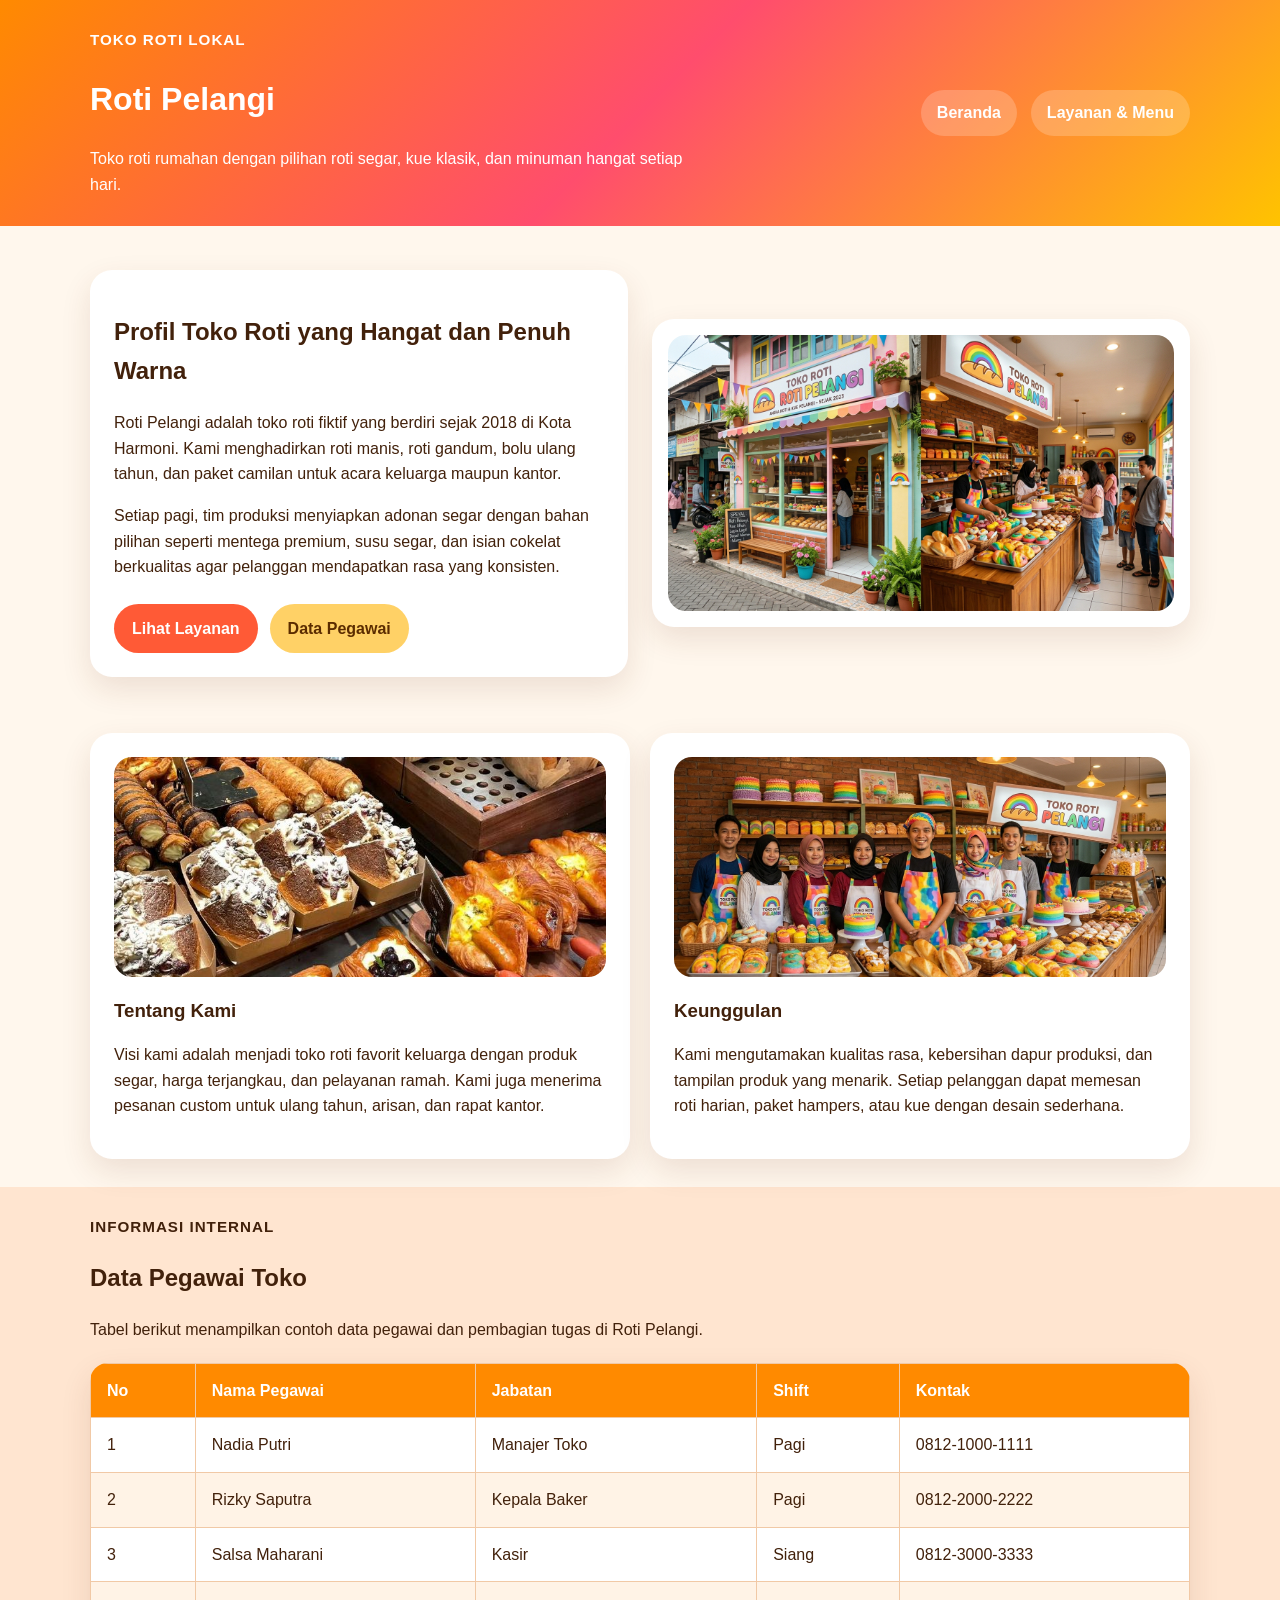
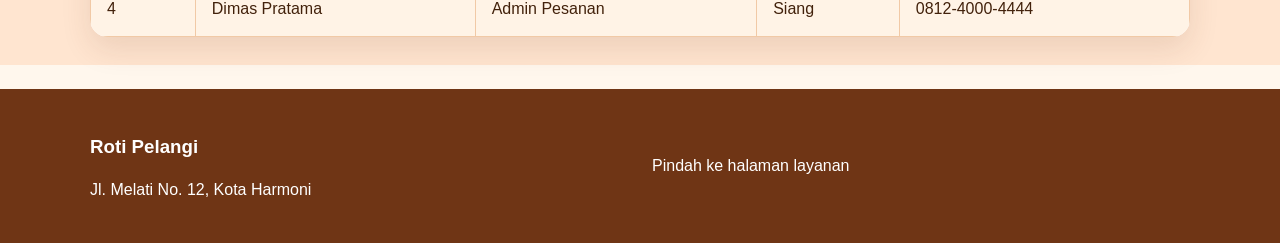
<file: index.html>
<!DOCTYPE html>
<html lang="id">
<head>
  <meta charset="UTF-8">
  <meta name="viewport" content="width=device-width, initial-scale=1.0">
  <title>Roti Pelangi - Profil Toko Roti</title>
  <link rel="stylesheet" href="style.css">
  <style>
* {
  box-sizing: border-box;
}

body {
  margin: 0;
  font-family: Arial, Helvetica, sans-serif;
  line-height: 1.6;
  color: #42210b;
  background: #fff7ed;
}

img {
  display: block;
  width: 100%;
  border-radius: 18px;
}

a {
  color: inherit;
  text-decoration: none;
}

.container {
  width: min(1100px, calc(100% - 32px));
  margin: 0 auto;
}

.site-header {
  background: linear-gradient(135deg, #ff8a00, #ff4d6d, #ffc300);
  color: #ffffff;
  padding: 28px 0;
}

.header-inner {
  display: flex;
  justify-content: space-between;
  align-items: center;
  gap: 20px;
  flex-wrap: wrap;
}

.eyebrow {
  margin: 0 0 8px;
  font-size: 0.95rem;
  letter-spacing: 1px;
  text-transform: uppercase;
  font-weight: 700;
}

.tagline {
  max-width: 600px;
  margin: 0;
}

.site-nav {
  display: flex;
  gap: 14px;
  flex-wrap: wrap;
}

.site-nav a {
  background: rgba(255, 255, 255, 0.2);
  padding: 10px 16px;
  border-radius: 999px;
  font-weight: 700;
}

.hero {
  padding: 44px 0 28px;
}

.hero-grid,
.two-column,
.schedule-box,
.footer-inner {
  display: grid;
  gap: 24px;
  align-items: center;
}

.hero-grid,
.two-column {
  grid-template-columns: repeat(2, minmax(0, 1fr));
}

.hero-text,
.card,
.menu-card,
.feature-box,
.schedule-box {
  background: #ffffff;
  border-radius: 22px;
  padding: 24px;
  box-shadow: 0 12px 30px rgba(111, 53, 21, 0.12);
}

.image-card {
  background: #ffffff;
  padding: 16px;
  border-radius: 22px;
  box-shadow: 0 12px 30px rgba(111, 53, 21, 0.12);
}

.button-row {
  display: flex;
  gap: 12px;
  flex-wrap: wrap;
  margin-top: 24px;
}

.button-primary,
.button-secondary {
  display: inline-block;
  padding: 12px 18px;
  border-radius: 999px;
  font-weight: 700;
}

.button-primary {
  background: #ff5a36;
  color: #ffffff;
}

.button-secondary {
  background: #ffd166;
  color: #5b2c00;
}

.section-block {
  padding: 28px 0;
}

.alt-section {
  background: #ffe5d0;
}

.info-grid,
.menu-grid,
.feature-list {
  display: grid;
  gap: 20px;
}

.info-grid {
  grid-template-columns: repeat(2, minmax(0, 1fr));
}

.menu-grid {
  grid-template-columns: repeat(4, minmax(0, 1fr));
}

.feature-list {
  grid-template-columns: repeat(3, minmax(0, 1fr));
  margin-top: 20px;
}

.card h3,
.menu-card h3,
.feature-box h3,
.site-footer h3 {
  margin-bottom: 8px;
}

.card img {
  height: 220px;
  object-fit: cover;
  margin-bottom: 16px;
}

.image-card img {
  width: 100%;
  max-height: 380px;
  object-fit: cover;
}

.tall-image img {
  min-height: 360px;
  max-height: 480px;
  object-fit: cover;
}

.section-heading {
  margin-bottom: 20px;
}

.table-wrapper {
  overflow-x: auto;
  background: #ffffff;
  border-radius: 18px;
  box-shadow: 0 12px 30px rgba(111, 53, 21, 0.12);
}

table {
  width: 100%;
  border-collapse: collapse;
}

th,
td {
  padding: 14px 16px;
  border: 1px solid #f1c9a6;
  text-align: left;
}

th {
  background: #ff8a00;
  color: #ffffff;
}

tbody tr:nth-child(even) {
  background: #fff3e6;
}

.schedule-box {
  grid-template-columns: 1.4fr 0.6fr;
  background: linear-gradient(135deg, #fff0d9, #ffd6a5);
}

.site-footer {
  background: #6f3515;
  color: #ffffff;
  padding: 24px 0;
  margin-top: 24px;
}

.footer-inner {
  grid-template-columns: repeat(2, minmax(0, 1fr));
}

@media (max-width: 900px) {
  .hero-grid,
  .two-column,
  .info-grid,
  .menu-grid,
  .feature-list,
  .schedule-box,
  .footer-inner {
    grid-template-columns: 1fr;
  }
}

@media (max-width: 640px) {
  .site-nav {
    width: 100%;
  }

  .site-nav a,
  .button-primary,
  .button-secondary {
    width: 100%;
    text-align: center;
  }
}
  </style>
</head>
<body>
  <header class="site-header">
    <div class="container header-inner">
      <div>
        <p class="eyebrow">Toko Roti Lokal</p>
        <h1>Roti Pelangi</h1>
        <p class="tagline">Toko roti rumahan dengan pilihan roti segar, kue klasik, dan minuman hangat setiap hari.</p>
      </div>
      <nav class="site-nav">
        <a href="index.html">Beranda</a>
        <a href="profil-layanan.html">Layanan &amp; Menu</a>
      </nav>
    </div>
  </header>

  <main>
    <section class="hero">
      <div class="container hero-grid">
        <div class="hero-text">
          <h2>Profil Toko Roti yang Hangat dan Penuh Warna</h2>
          <p>Roti Pelangi adalah toko roti fiktif yang berdiri sejak 2018 di Kota Harmoni. Kami menghadirkan roti manis, roti gandum, bolu ulang tahun, dan paket camilan untuk acara keluarga maupun kantor.</p>
          <p>Setiap pagi, tim produksi menyiapkan adonan segar dengan bahan pilihan seperti mentega premium, susu segar, dan isian cokelat berkualitas agar pelanggan mendapatkan rasa yang konsisten.</p>
          <div class="button-row">
            <a class="button-primary" href="profil-layanan.html">Lihat Layanan</a>
            <a class="button-secondary" href="#pegawai">Data Pegawai</a>
          </div>
        </div>
        <div class="image-card">
          <img src="hero.jpg" alt="Ilustrasi toko roti Roti Pelangi">
        </div>
      </div>
    </section>

    <section class="section-block">
      <div class="container info-grid">
        <article class="card">
          <img src="aneka roti.jpeg" alt="Aneka roti dan pastry warna-warni">
          <h3>Tentang Kami</h3>
          <p>Visi kami adalah menjadi toko roti favorit keluarga dengan produk segar, harga terjangkau, dan pelayanan ramah. Kami juga menerima pesanan custom untuk ulang tahun, arisan, dan rapat kantor.</p>
        </article>
        <article class="card">
          <img src="tim.jpg" alt="Tim pegawai toko roti">
          <h3>Keunggulan</h3>
          <p>Kami mengutamakan kualitas rasa, kebersihan dapur produksi, dan tampilan produk yang menarik. Setiap pelanggan dapat memesan roti harian, paket hampers, atau kue dengan desain sederhana.</p>
        </article>
      </div>
    </section>

    <section class="section-block alt-section" id="pegawai">
      <div class="container">
        <div class="section-heading">
          <p class="eyebrow">Informasi Internal</p>
          <h2>Data Pegawai Toko</h2>
          <p>Tabel berikut menampilkan contoh data pegawai dan pembagian tugas di Roti Pelangi.</p>
        </div>

        <div class="table-wrapper">
          <table>
            <thead>
              <tr>
                <th>No</th>
                <th>Nama Pegawai</th>
                <th>Jabatan</th>
                <th>Shift</th>
                <th>Kontak</th>
              </tr>
            </thead>
            <tbody>
              <tr>
                <td>1</td>
                <td>Nadia Putri</td>
                <td>Manajer Toko</td>
                <td>Pagi</td>
                <td>0812-1000-1111</td>
              </tr>
              <tr>
                <td>2</td>
                <td>Rizky Saputra</td>
                <td>Kepala Baker</td>
                <td>Pagi</td>
                <td>0812-2000-2222</td>
              </tr>
              <tr>
                <td>3</td>
                <td>Salsa Maharani</td>
                <td>Kasir</td>
                <td>Siang</td>
                <td>0812-3000-3333</td>
              </tr>
              <tr>
                <td>4</td>
                <td>Dimas Pratama</td>
                <td>Admin Pesanan</td>
                <td>Siang</td>
                <td>0812-4000-4444</td>
              </tr>
            </tbody>
          </table>
        </div>
      </div>
    </section>
  </main>

  <footer class="site-footer">
    <div class="container footer-inner">
      <div>
        <h3>Roti Pelangi</h3>
        <p>Jl. Melati No. 12, Kota Harmoni</p>
      </div>
      <a href="profil-layanan.html">Pindah ke halaman layanan</a>
    </div>
  </footer>
</body>
</html>
</file>
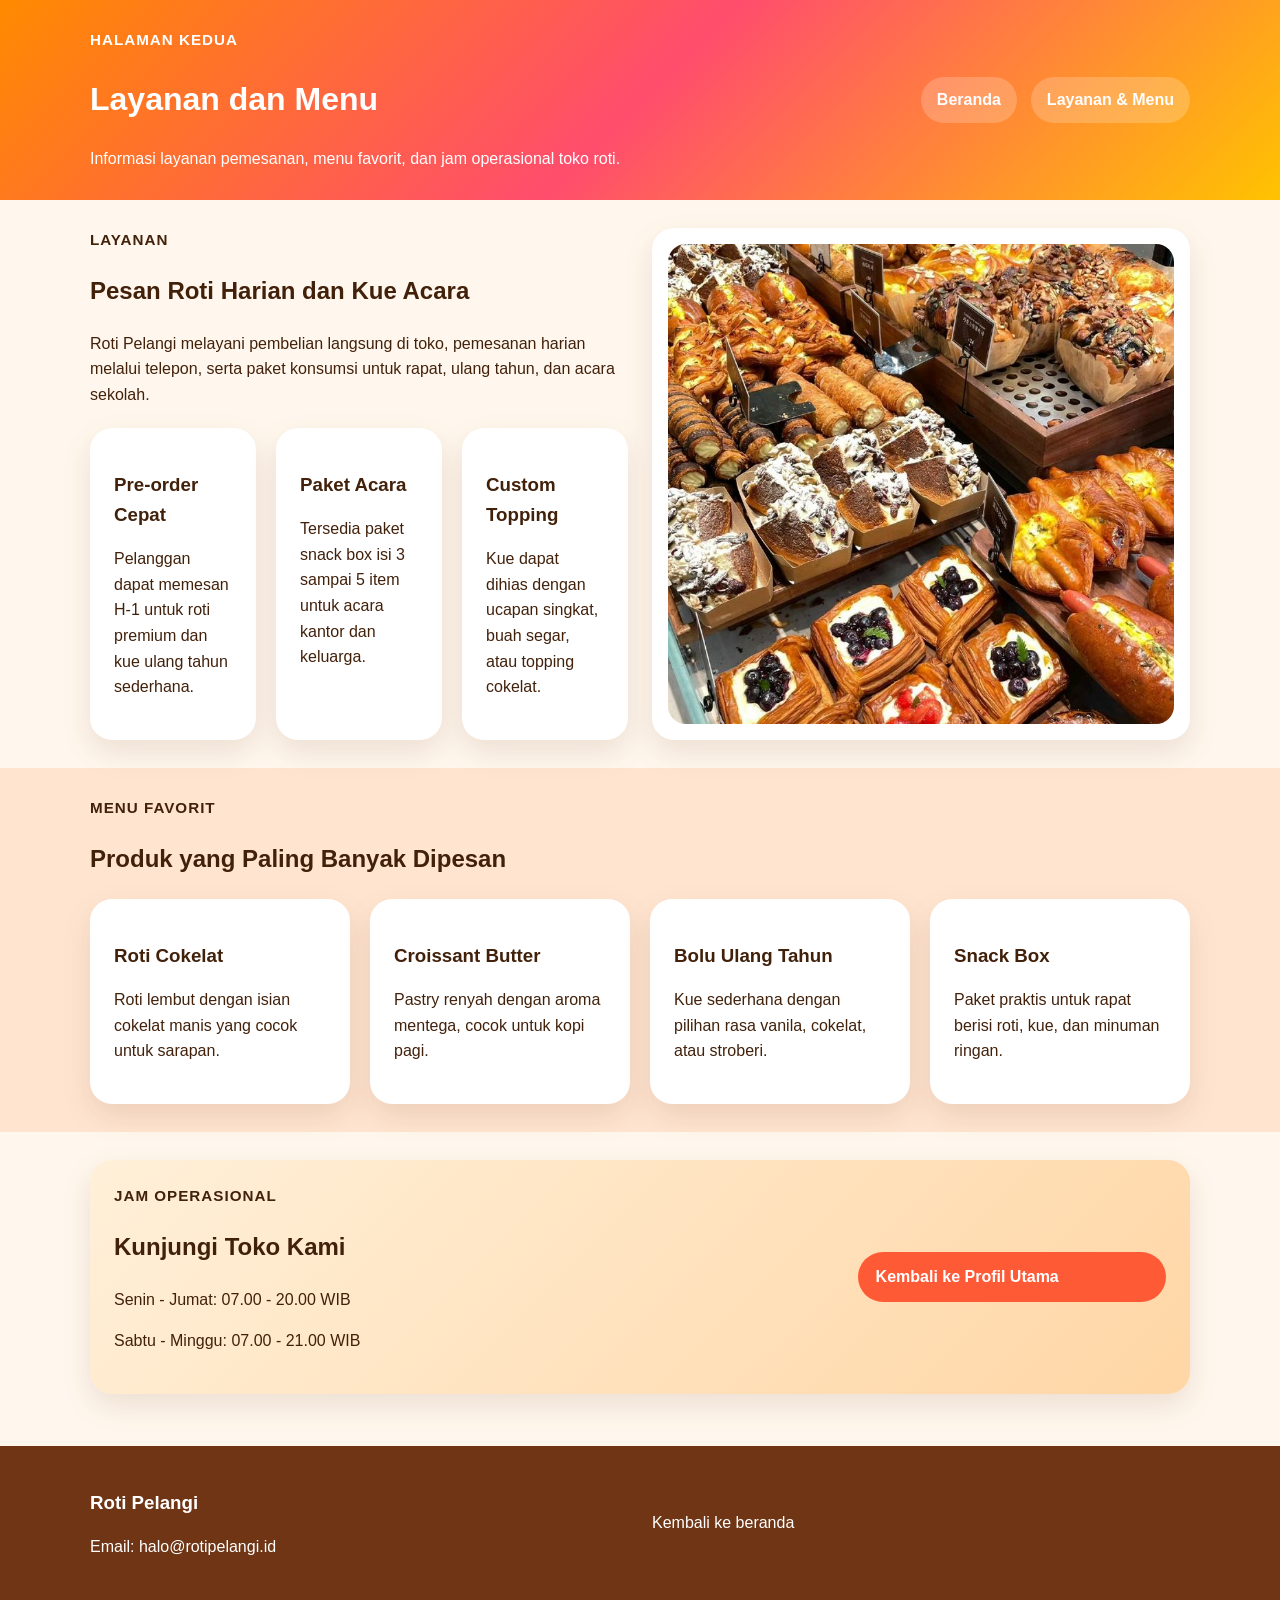
<file: profil-layanan.html>
<!DOCTYPE html>
<html lang="id"><head>
  <meta charset="UTF-8">
  <meta name="viewport" content="width=device-width, initial-scale=1.0">
  <title>Roti Pelangi - Layanan dan Menu</title>
  <link rel="stylesheet" href="style.css">
  <style>* {
  box-sizing: border-box;
}

body {
  margin: 0;
  font-family: Arial, Helvetica, sans-serif;
  line-height: 1.6;
  color: #42210b;
  background: #fff7ed;
}

img {
  display: block;
  width: 100%;
  border-radius: 18px;
}

a {
  color: inherit;
  text-decoration: none;
}

.container {
  width: min(1100px, calc(100% - 32px));
  margin: 0 auto;
}

.site-header {
  background: linear-gradient(135deg, #ff8a00, #ff4d6d, #ffc300);
  color: #ffffff;
  padding: 28px 0;
}

.header-inner {
  display: flex;
  justify-content: space-between;
  align-items: center;
  gap: 20px;
  flex-wrap: wrap;
}

.eyebrow {
  margin: 0 0 8px;
  font-size: 0.95rem;
  letter-spacing: 1px;
  text-transform: uppercase;
  font-weight: 700;
}

.tagline {
  max-width: 600px;
  margin: 0;
}

.site-nav {
  display: flex;
  gap: 14px;
  flex-wrap: wrap;
}

.site-nav a {
  background: rgba(255, 255, 255, 0.2);
  padding: 10px 16px;
  border-radius: 999px;
  font-weight: 700;
}

.hero {
  padding: 44px 0 28px;
}

.hero-grid,
.two-column,
.schedule-box,
.footer-inner {
  display: grid;
  gap: 24px;
  align-items: center;
}

.hero-grid,
.two-column {
  grid-template-columns: repeat(2, minmax(0, 1fr));
}

.hero-text,
.card,
.menu-card,
.feature-box,
.schedule-box {
  background: #ffffff;
  border-radius: 22px;
  padding: 24px;
  box-shadow: 0 12px 30px rgba(111, 53, 21, 0.12);
}

.image-card {
  background: #ffffff;
  padding: 16px;
  border-radius: 22px;
  box-shadow: 0 12px 30px rgba(111, 53, 21, 0.12);
}

.button-row {
  display: flex;
  gap: 12px;
  flex-wrap: wrap;
  margin-top: 24px;
}

.button-primary,
.button-secondary {
  display: inline-block;
  padding: 12px 18px;
  border-radius: 999px;
  font-weight: 700;
}

.button-primary {
  background: #ff5a36;
  color: #ffffff;
}

.button-secondary {
  background: #ffd166;
  color: #5b2c00;
}

.section-block {
  padding: 28px 0;
}

.alt-section {
  background: #ffe5d0;
}

.info-grid,
.menu-grid,
.feature-list {
  display: grid;
  gap: 20px;
}

.info-grid {
  grid-template-columns: repeat(2, minmax(0, 1fr));
}

.menu-grid {
  grid-template-columns: repeat(4, minmax(0, 1fr));
}

.feature-list {
  grid-template-columns: repeat(3, minmax(0, 1fr));
  margin-top: 20px;
}

.card h3,
.menu-card h3,
.feature-box h3,
.site-footer h3 {
  margin-bottom: 8px;
}

.section-heading {
  margin-bottom: 20px;
}

.table-wrapper {
  overflow-x: auto;
  background: #ffffff;
  border-radius: 18px;
  box-shadow: 0 12px 30px rgba(111, 53, 21, 0.12);
}

table {
  width: 100%;
  border-collapse: collapse;
}

th,
td {
  padding: 14px 16px;
  border: 1px solid #f1c9a6;
  text-align: left;
}

th {
  background: #ff8a00;
  color: #ffffff;
}

tbody tr:nth-child(even) {
  background: #fff3e6;
}

.schedule-box {
  grid-template-columns: 1.4fr 0.6fr;
  background: linear-gradient(135deg, #fff0d9, #ffd6a5);
}

.tall-image img {
  min-height: 360px;
  object-fit: cover;
}

.site-footer {
  background: #6f3515;
  color: #ffffff;
  padding: 24px 0;
  margin-top: 24px;
}

.footer-inner {
  grid-template-columns: repeat(2, minmax(0, 1fr));
}

@media (max-width: 900px) {
  .hero-grid,
  .two-column,
  .info-grid,
  .menu-grid,
  .feature-list,
  .schedule-box,
  .footer-inner {
    grid-template-columns: 1fr;
  }
}

@media (max-width: 640px) {
  .site-nav {
    width: 100%;
  }

  .site-nav a,
  .button-primary,
  .button-secondary {
    width: 100%;
    text-align: center;
  }
}
</style>
</head>
<body>
  <header class="site-header">
    <div class="container header-inner">
      <div>
        <p class="eyebrow">Halaman Kedua</p>
        <h1>Layanan dan Menu</h1>
        <p class="tagline">Informasi layanan pemesanan, menu favorit, dan jam operasional toko roti.</p>
      </div>
      <nav class="site-nav">
        <a href="index.html">Beranda</a>
        <a href="profil-layanan.html">Layanan &amp; Menu</a>
      </nav>
    </div>
  </header>

  <main>
    <section class="section-block">
      <div class="container two-column">
        <div>
          <p class="eyebrow">Layanan</p>
          <h2>Pesan Roti Harian dan Kue Acara</h2>
          <p>Roti Pelangi melayani pembelian langsung di toko, pemesanan harian melalui telepon, serta paket konsumsi untuk rapat, ulang tahun, dan acara sekolah.</p>
          <div class="feature-list">
            <div class="feature-box">
              <h3>Pre-order Cepat</h3>
              <p>Pelanggan dapat memesan H-1 untuk roti premium dan kue ulang tahun sederhana.</p>
            </div>
            <div class="feature-box">
              <h3>Paket Acara</h3>
              <p>Tersedia paket snack box isi 3 sampai 5 item untuk acara kantor dan keluarga.</p>
            </div>
            <div class="feature-box">
              <h3>Custom Topping</h3>
              <p>Kue dapat dihias dengan ucapan singkat, buah segar, atau topping cokelat.</p>
            </div>
          </div>
        </div>
        <div class="image-card tall-image">
          <img src="aneka roti.jpeg" alt="Aneka roti dan pastry pilihan Roti Pelangi">
        </div>
      </div>
    </section>

    <section class="section-block alt-section">
      <div class="container">
        <div class="section-heading">
          <p class="eyebrow">Menu Favorit</p>
          <h2>Produk yang Paling Banyak Dipesan</h2>
        </div>

        <div class="menu-grid">
          <div class="menu-card">
            <h3>Roti Cokelat</h3>
            <p>Roti lembut dengan isian cokelat manis yang cocok untuk sarapan.</p>
          </div>
          <div class="menu-card">
            <h3>Croissant Butter</h3>
            <p>Pastry renyah dengan aroma mentega, cocok untuk kopi pagi.</p>
          </div>
          <div class="menu-card">
            <h3>Bolu Ulang Tahun</h3>
            <p>Kue sederhana dengan pilihan rasa vanila, cokelat, atau stroberi.</p>
          </div>
          <div class="menu-card">
            <h3>Snack Box</h3>
            <p>Paket praktis untuk rapat berisi roti, kue, dan minuman ringan.</p>
          </div>
        </div>
      </div>
    </section>

    <section class="section-block">
      <div class="container schedule-box">
        <div>
          <p class="eyebrow">Jam Operasional</p>
          <h2>Kunjungi Toko Kami</h2>
          <p>Senin - Jumat: 07.00 - 20.00 WIB</p>
          <p>Sabtu - Minggu: 07.00 - 21.00 WIB</p>
        </div>
        <a class="button-primary" href="index.html">Kembali ke Profil Utama</a>
      </div>
    </section>
  </main>

  <footer class="site-footer">
    <div class="container footer-inner">
      <div>
        <h3>Roti Pelangi</h3>
        <p>Email: halo@rotipelangi.id</p>
      </div>
      <a href="index.html">Kembali ke beranda</a>
    </div>
  </footer>


</body></html>
</file>
<file: style.css>
* {
  box-sizing: border-box;
}

body {
  margin: 0;
  font-family: Arial, Helvetica, sans-serif;
  line-height: 1.6;
  color: #42210b;
  background: #fff7ed;
}

img {
  display: block;
  width: 100%;
  border-radius: 18px;
}

a {
  color: inherit;
  text-decoration: none;
}

.container {
  width: min(1100px, calc(100% - 32px));
  margin: 0 auto;
}

.site-header {
  background: linear-gradient(135deg, #ff8a00, #ff4d6d, #ffc300);
  color: #ffffff;
  padding: 28px 0;
}

.header-inner {
  display: flex;
  justify-content: space-between;
  align-items: center;
  gap: 20px;
  flex-wrap: wrap;
}

.eyebrow {
  margin: 0 0 8px;
  font-size: 0.95rem;
  letter-spacing: 1px;
  text-transform: uppercase;
  font-weight: 700;
}

.tagline {
  max-width: 600px;
  margin: 0;
}

.site-nav {
  display: flex;
  gap: 14px;
  flex-wrap: wrap;
}

.site-nav a {
  background: rgba(255, 255, 255, 0.2);
  padding: 10px 16px;
  border-radius: 999px;
  font-weight: 700;
}

.hero {
  padding: 44px 0 28px;
}

.hero-grid,
.two-column,
.schedule-box,
.footer-inner {
  display: grid;
  gap: 24px;
  align-items: center;
}

.hero-grid,
.two-column {
  grid-template-columns: repeat(2, minmax(0, 1fr));
}

.hero-text,
.card,
.menu-card,
.feature-box,
.schedule-box {
  background: #ffffff;
  border-radius: 22px;
  padding: 24px;
  box-shadow: 0 12px 30px rgba(111, 53, 21, 0.12);
}

.image-card {
  background: #ffffff;
  padding: 16px;
  border-radius: 22px;
  box-shadow: 0 12px 30px rgba(111, 53, 21, 0.12);
}

.button-row {
  display: flex;
  gap: 12px;
  flex-wrap: wrap;
  margin-top: 24px;
}

.button-primary,
.button-secondary {
  display: inline-block;
  padding: 12px 18px;
  border-radius: 999px;
  font-weight: 700;
}

.button-primary {
  background: #ff5a36;
  color: #ffffff;
}

.button-secondary {
  background: #ffd166;
  color: #5b2c00;
}

.section-block {
  padding: 28px 0;
}

.alt-section {
  background: #ffe5d0;
}

.info-grid,
.menu-grid,
.feature-list {
  display: grid;
  gap: 20px;
}

.info-grid {
  grid-template-columns: repeat(2, minmax(0, 1fr));
}

.menu-grid {
  grid-template-columns: repeat(4, minmax(0, 1fr));
}

.feature-list {
  grid-template-columns: repeat(3, minmax(0, 1fr));
  margin-top: 20px;
}

.card h3,
.menu-card h3,
.feature-box h3,
.site-footer h3 {
  margin-bottom: 8px;
}

.section-heading {
  margin-bottom: 20px;
}

.table-wrapper {
  overflow-x: auto;
  background: #ffffff;
  border-radius: 18px;
  box-shadow: 0 12px 30px rgba(111, 53, 21, 0.12);
}

table {
  width: 100%;
  border-collapse: collapse;
}

th,
td {
  padding: 14px 16px;
  border: 1px solid #f1c9a6;
  text-align: left;
}

th {
  background: #ff8a00;
  color: #ffffff;
}

tbody tr:nth-child(even) {
  background: #fff3e6;
}

.schedule-box {
  grid-template-columns: 1.4fr 0.6fr;
  background: linear-gradient(135deg, #fff0d9, #ffd6a5);
}

.card img {
  height: 220px;
  object-fit: cover;
  margin-bottom: 16px;
}

.image-card img {
  width: 100%;
  max-height: 380px;
  object-fit: cover;
}

.tall-image img {
  min-height: 360px;
  max-height: 480px;
  object-fit: cover;
}

.site-footer {
  background: #6f3515;
  color: #ffffff;
  padding: 24px 0;
  margin-top: 24px;
}

.footer-inner {
  grid-template-columns: repeat(2, minmax(0, 1fr));
}

@media (max-width: 900px) {
  .hero-grid,
  .two-column,
  .info-grid,
  .menu-grid,
  .feature-list,
  .schedule-box,
  .footer-inner {
    grid-template-columns: 1fr;
  }
}

@media (max-width: 640px) {
  .site-nav {
    width: 100%;
  }

  .site-nav a,
  .button-primary,
  .button-secondary {
    width: 100%;
    text-align: center;
  }
}
</file>
